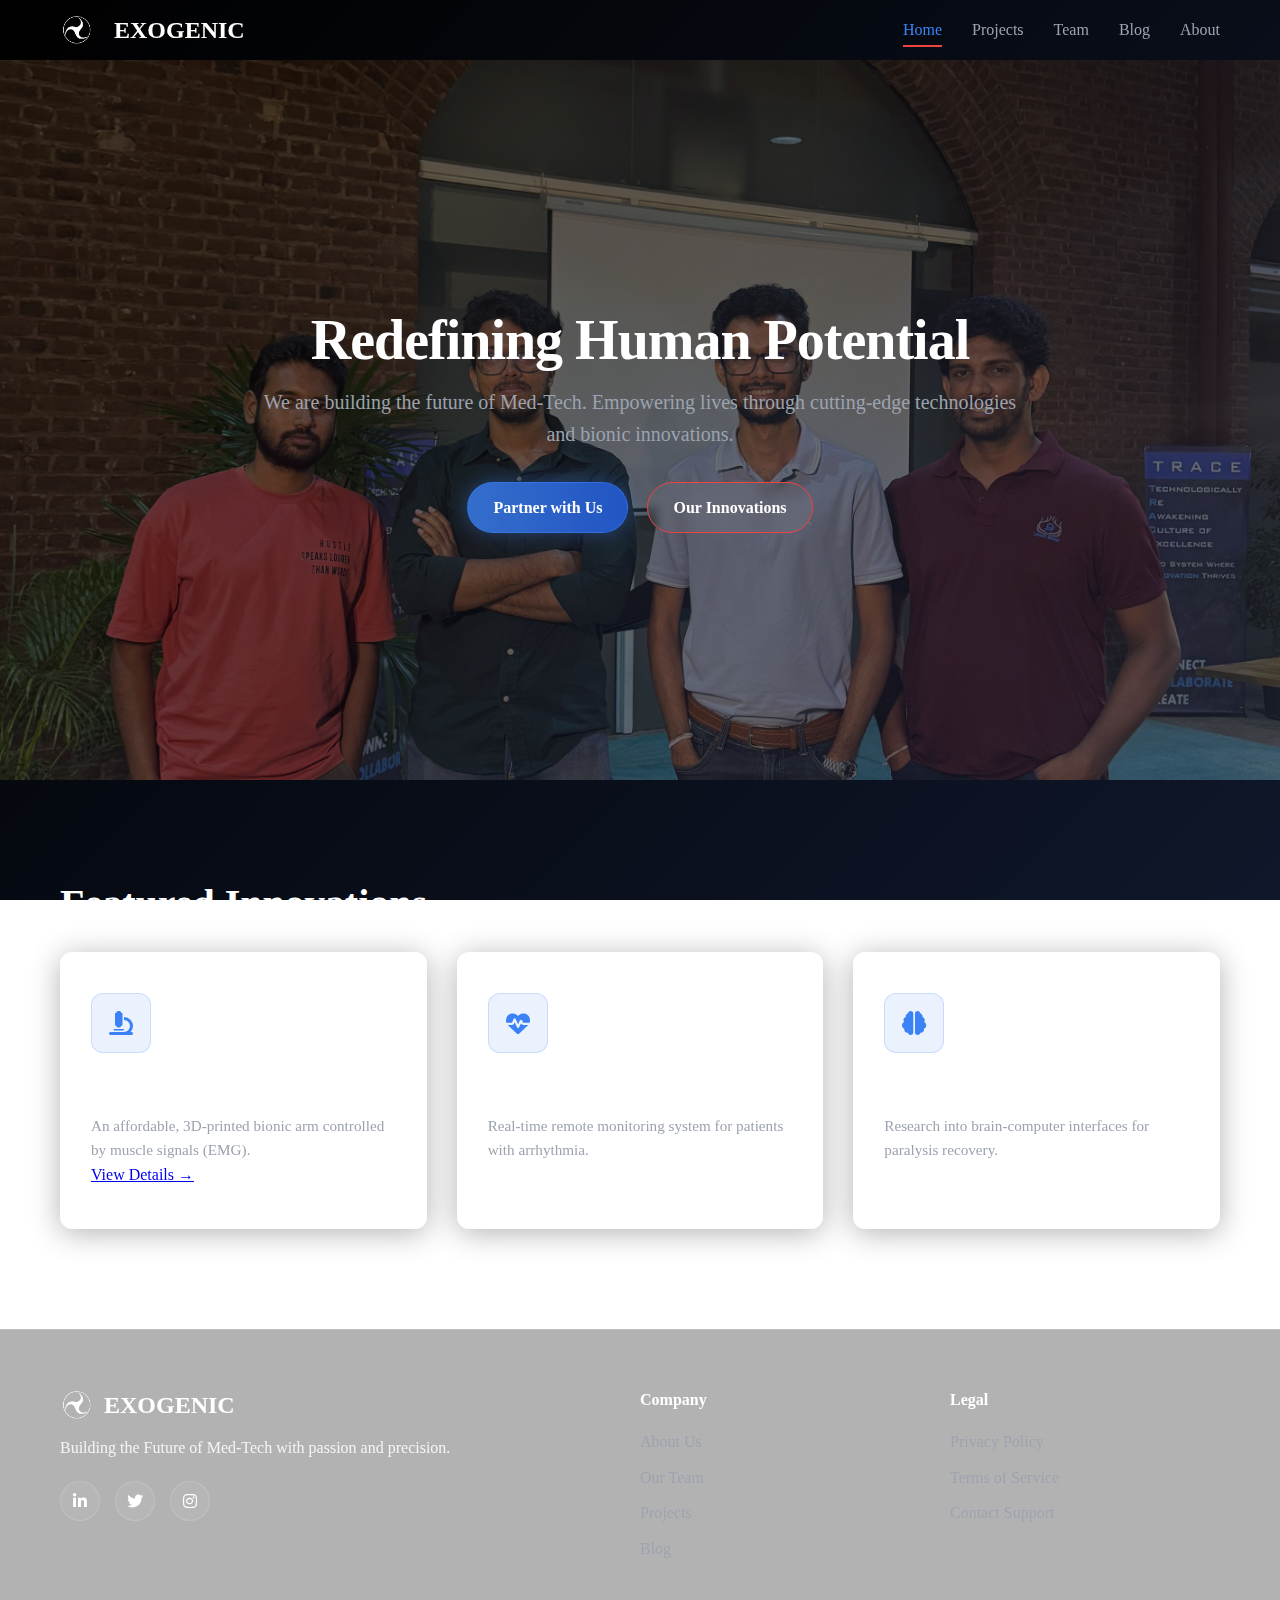
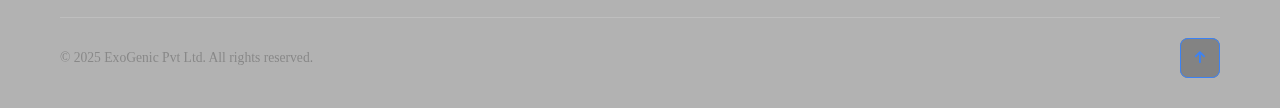
<file: index.html>
<!DOCTYPE html>
<html lang="en">
<head>
    <meta charset="UTF-8">
    <meta name="viewport" content="width=device-width, initial-scale=1.0">
    <title>ExoGenic - Redefining Human Potential</title>
    <link rel="stylesheet" href="style.css">
    <link rel="stylesheet" href="https://cdnjs.cloudflare.com/ajax/libs/font-awesome/6.4.0/css/all.min.css">
    <link href="https://fonts.googleapis.com/css2?family=Inter:wght@300;400;600;700;800&display=swap" rel="stylesheet">
</head>
<body>

    <div id="header-placeholder"></div>

    <section class="hero">
        <div class="hero-carousel">
            <div class="slide active" style="background-image: url('assets/images/home/group.jpg');"></div>
            <div class="slide" style="background-image: url('assets/images/home/lecture.jpg');"></div>
            <div class="slide" style="background-image: url('assets/images/home/demo.jpg');"></div>
            <div class="slide" style="background-image: url('assets/images/home/schematic.jpg');"></div>
        </div>

        <div class="hero-content">
            <h1>Redefining <span class="text-gradient">Human Potential</span></h1>
            <p>We are building the future of Med-Tech. Empowering lives through cutting-edge technologies and bionic innovations.</p>
            <div>
                <a href="about.html" class="btn btn-primary">Partner with Us</a>
                <a href="projects.html" class="btn btn-outline">Our Innovations</a>
            </div>
        </div>
    </section>

    <section class="section-padding">
        <div class="container">
            <h2>Featured Innovations</h2>
            <div class="grid-3">
                <div class="card glass">
                    <div class="icon-box"><i class="fa-solid fa-microscope"></i></div>
                    <h3>Bionic Arm V1</h3>
                    <p>An affordable, 3D-printed bionic arm controlled by muscle signals (EMG).</p>
                    <a href="project-view.html?file=content/bionic-arm.md" class="btn-text">View Details &rarr;</a>
                </div>
                <div class="card glass">
                    <div class="icon-box"><i class="fa-solid fa-heart-pulse"></i></div>
                    <h3>Cardiac Monitor</h3>
                    <p>Real-time remote monitoring system for patients with arrhythmia.</p>
                </div>
                <div class="card glass">
                    <div class="icon-box"><i class="fa-solid fa-brain"></i></div>
                    <h3>Neuro-Link</h3>
                    <p>Research into brain-computer interfaces for paralysis recovery.</p>
                </div>
            </div>
        </div>
    </section>

    <div id="footer-placeholder"></div>
    <script src="script.js"></script>
</body>
</html>
</file>
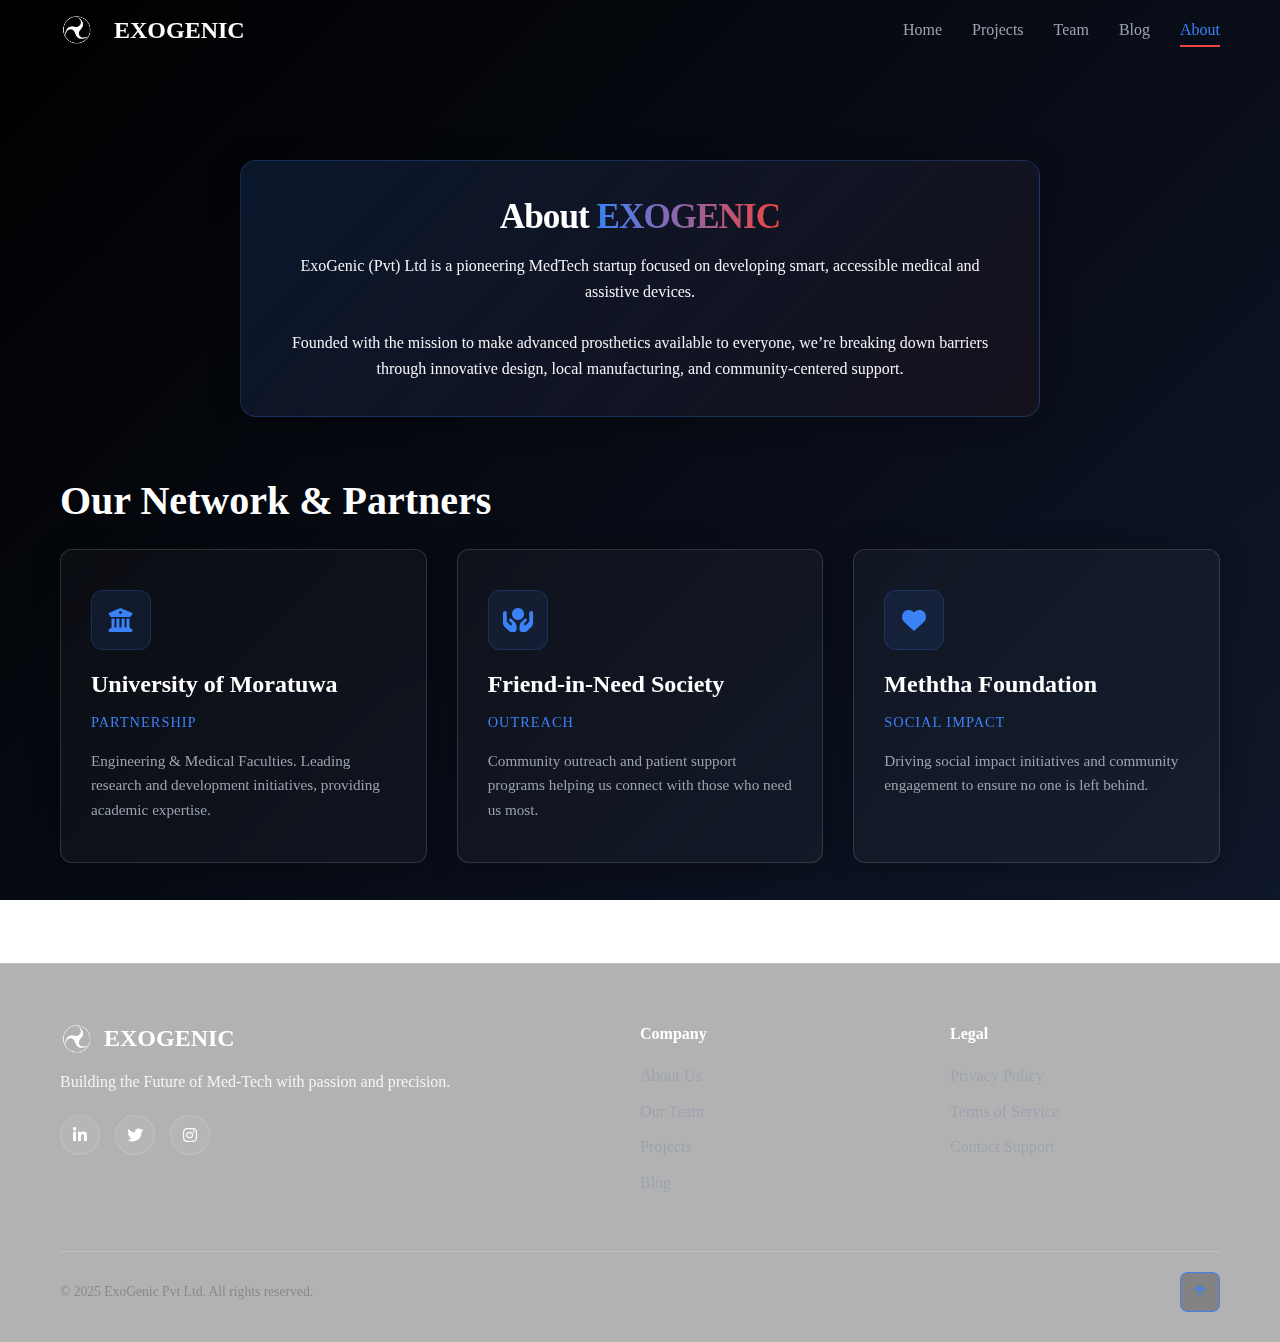
<file: about.html>
<!DOCTYPE html>
<html lang="en">
<head>
    <meta charset="UTF-8">
    <meta name="viewport" content="width=device-width, initial-scale=1.0">
    <meta name="theme-color" content="#000000">
    <title>About - ExoGenic</title>
    <link rel="stylesheet" href="style.css">
    <link rel="stylesheet" href="https://cdnjs.cloudflare.com/ajax/libs/font-awesome/6.4.0/css/all.min.css">
    <link href="https://fonts.googleapis.com/css2?family=Inter:wght@300;400;600;700;800&display=swap" rel="stylesheet">
</head>
<body>

    <div id="header-placeholder"></div>

    <section class="section-padding">
        <div class="container">
            
            <div class="glass" style="max-width: 800px; margin: 0 auto 60px auto; padding: 35px 20px; text-align: center; background: linear-gradient(135deg, rgba(59, 130, 246, 0.15), rgba(239, 68, 68, 0.05)); border: 1px solid rgba(59, 130, 246, 0.25);">
                <h1 style="font-size: 2.2rem; margin-bottom: 15px;">
                    About <span style="font-family: 'Inria Serif', serif; background: linear-gradient(to right, #3b82f6, #ef4444); -webkit-background-clip: text; -webkit-text-fill-color: transparent;">EXOGENIC</span>
                </h1>
                <p style="font-size: 1rem; color: var(--text-muted); max-width: 700px; margin: 0 auto; line-height: 1.6;">
                    ExoGenic (Pvt) Ltd is a pioneering MedTech startup focused on developing smart, accessible medical and assistive devices.
                    <br><br>
                    Founded with the mission to make advanced prosthetics available to everyone, we’re breaking down barriers through innovative design, local manufacturing, and community-centered support.
                </p>
            </div>

            <h2 class="section-title">Our Network & Partners</h2>
            <div class="grid-3">
                <div class="card glass">
                    <div class="icon-box"><i class="fa-solid fa-university"></i></div>
                    <h3>University of Moratuwa</h3>
                    <span class="role">Partnership</span>
                    <p>Engineering & Medical Faculties. Leading research and development initiatives, providing academic expertise.</p>
                </div>
                
                <div class="card glass">
                    <div class="icon-box"><i class="fa-solid fa-hands-holding-circle"></i></div>
                    <h3>Friend-in-Need Society</h3>
                    <span class="role">Outreach</span>
                    <p>Community outreach and patient support programs helping us connect with those who need us most.</p>
                </div>

                <div class="card glass">
                    <div class="icon-box"><i class="fa-solid fa-heart"></i></div>
                    <h3>Meththa Foundation</h3>
                    <span class="role">Social Impact</span>
                    <p>Driving social impact initiatives and community engagement to ensure no one is left behind.</p>
                </div>
            </div>
        </div>
    </section>

    <div id="footer-placeholder"></div>
    <script src="script.js"></script>
</body>
</html>
</file>
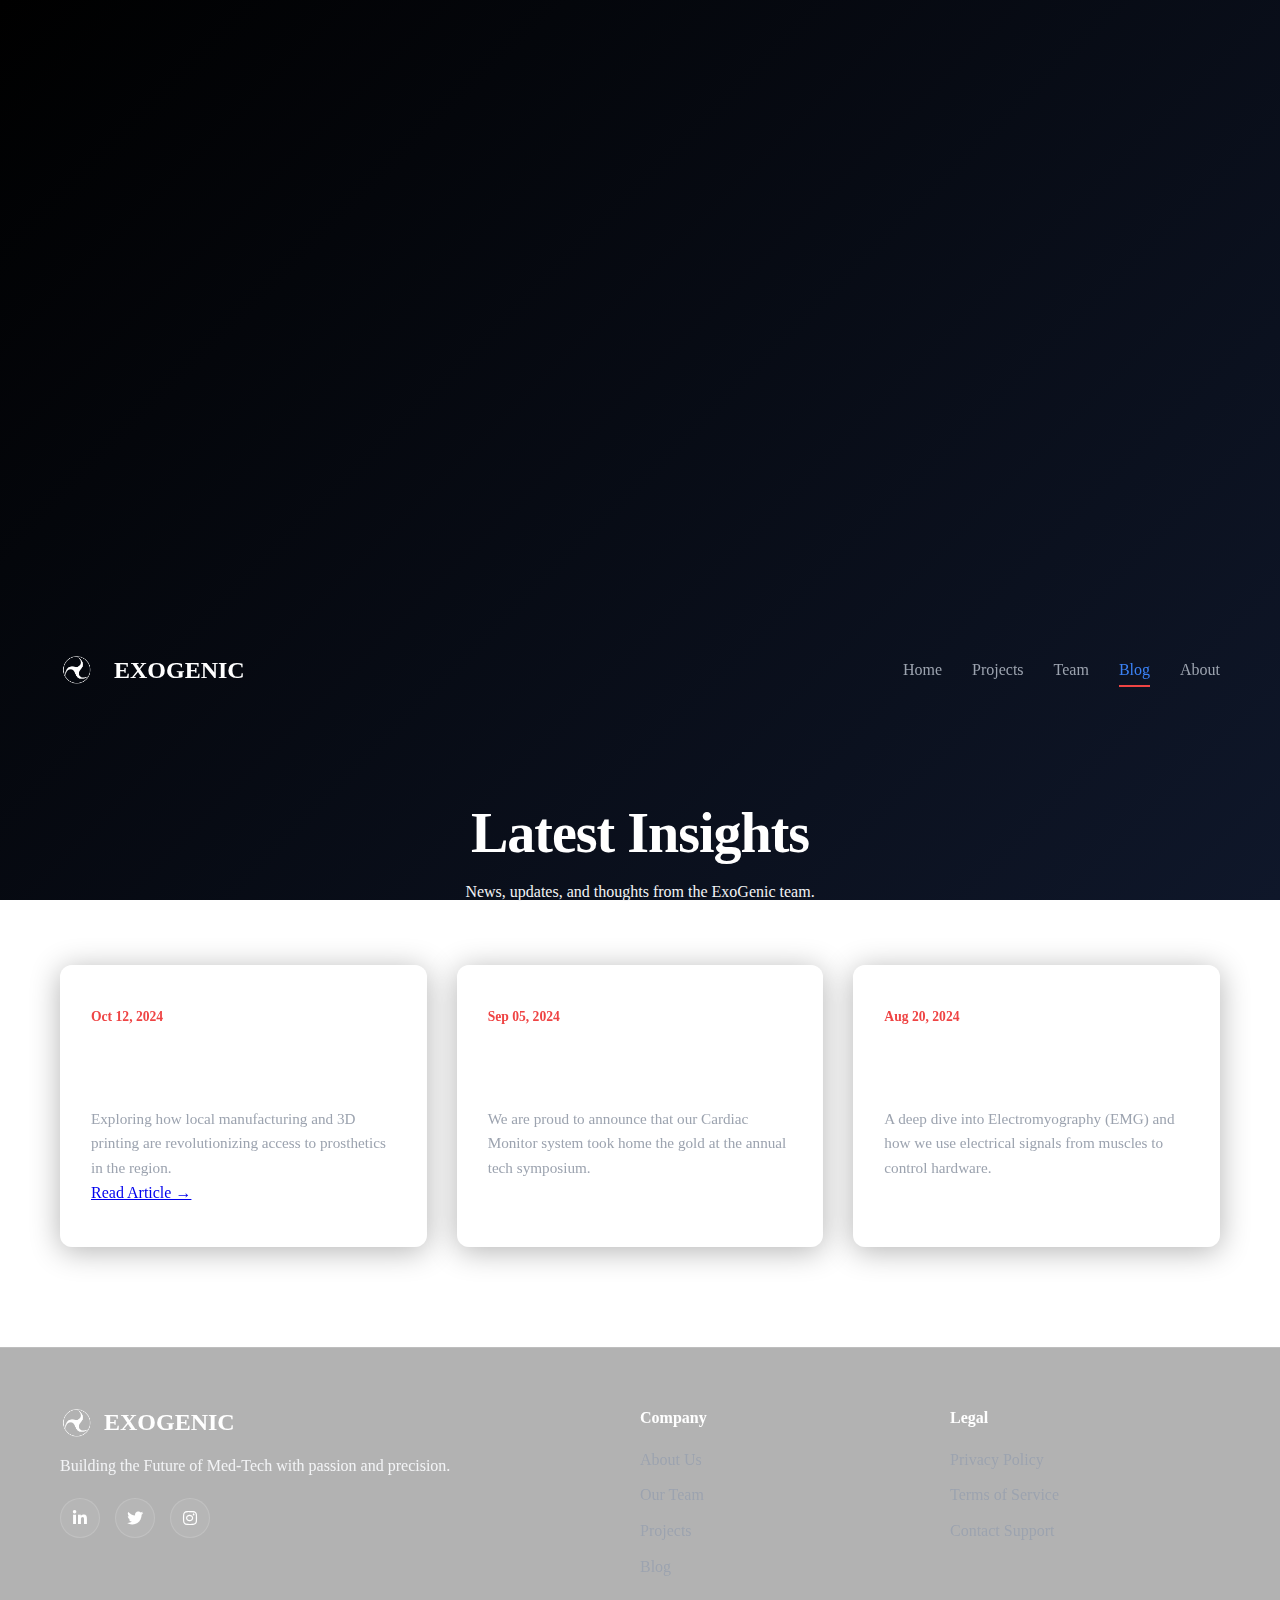
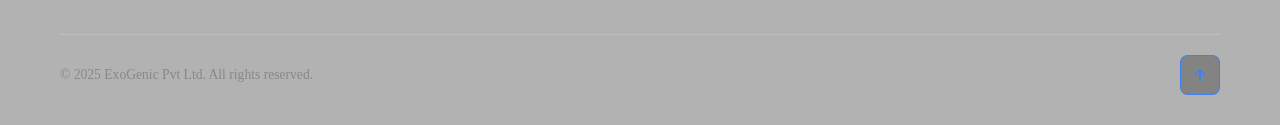
<file: blog.html>
<!DOCTYPE html>
<html lang="en">
<head>
    <meta charset="UTF-8">
    <meta name="viewport" content="width=device-width, initial-scale=1.0">
    <meta name="theme-color" content="#000000">
    <title>Blog - ExoGenic</title>
    <link rel="stylesheet" href="style.css">
    <link rel="stylesheet" href="https://cdnjs.cloudflare.com/ajax/libs/font-awesome/6.4.0/css/all.min.css">
    <link href="https://fonts.googleapis.com/css2?family=Inter:wght@300;400;600;700;800&display=swap" rel="stylesheet">
    <style>
        .markdown-content { 
            max-width: 800px; 
            margin: 0 auto; 
            color: #e5e7eb; 
            line-height: 1.8; 
        }
        .post-title { 
            font-size: 2.5rem; 
            margin-bottom: 10px; 
            color: white; 
        }
        .post-subtitle { 
            font-size: 1.5rem; 
            margin-top: 40px; 
            margin-bottom: 20px; 
            color: #3b82f6; 
        }
        .post-img { 
            width: 100%; 
            border-radius: 12px; 
            margin: 30px 0; 
        }
        .post-link { 
            color: #ef4444; 
            text-decoration: none; 
        }
        blockquote { 
            border-left: 4px solid #3b82f6; 
            padding: 20px; 
            margin: 20px 0; 
            background: rgba(59, 130, 246, 0.1); 
            border-radius: 4px; 
        }
    </style>
</head>
<body>
    <canvas id="network-bg"></canvas>
    <div id="header-placeholder"></div>

    <!-- LIST VIEW -->
    <section id="blog-list-view" class="section-padding">
        <div class="container">
            <div style="text-align: center; margin-bottom: 60px;">
                <h1>Latest <span class="text-gradient">Insights</span></h1>
                <p style="color: var(--text-muted);">News, updates, and thoughts from the ExoGenic team.</p>
            </div>

            <div id="blog-container" class="grid-3">
                <!-- Blog posts will be loaded dynamically -->
            </div>
        </div>
    </section>

    <!-- DETAIL VIEW -->
    <section id="blog-detail-view" class="section-padding" style="min-height: 80vh; display: none;">
        <div class="container">
            <a href="#" id="back-to-blog" style="color: #9ca3af; text-decoration: none; margin-bottom: 30px; display: inline-block;">&larr; Back to Blog</a>
            <div id="markdown-viewer" class="markdown-content">
                <p style="text-align: center;">Loading Article...</p>
            </div>
        </div>
    </section>

    <div id="footer-placeholder"></div>
    <script src="script.js"></script>
</body>
</html>
</file>
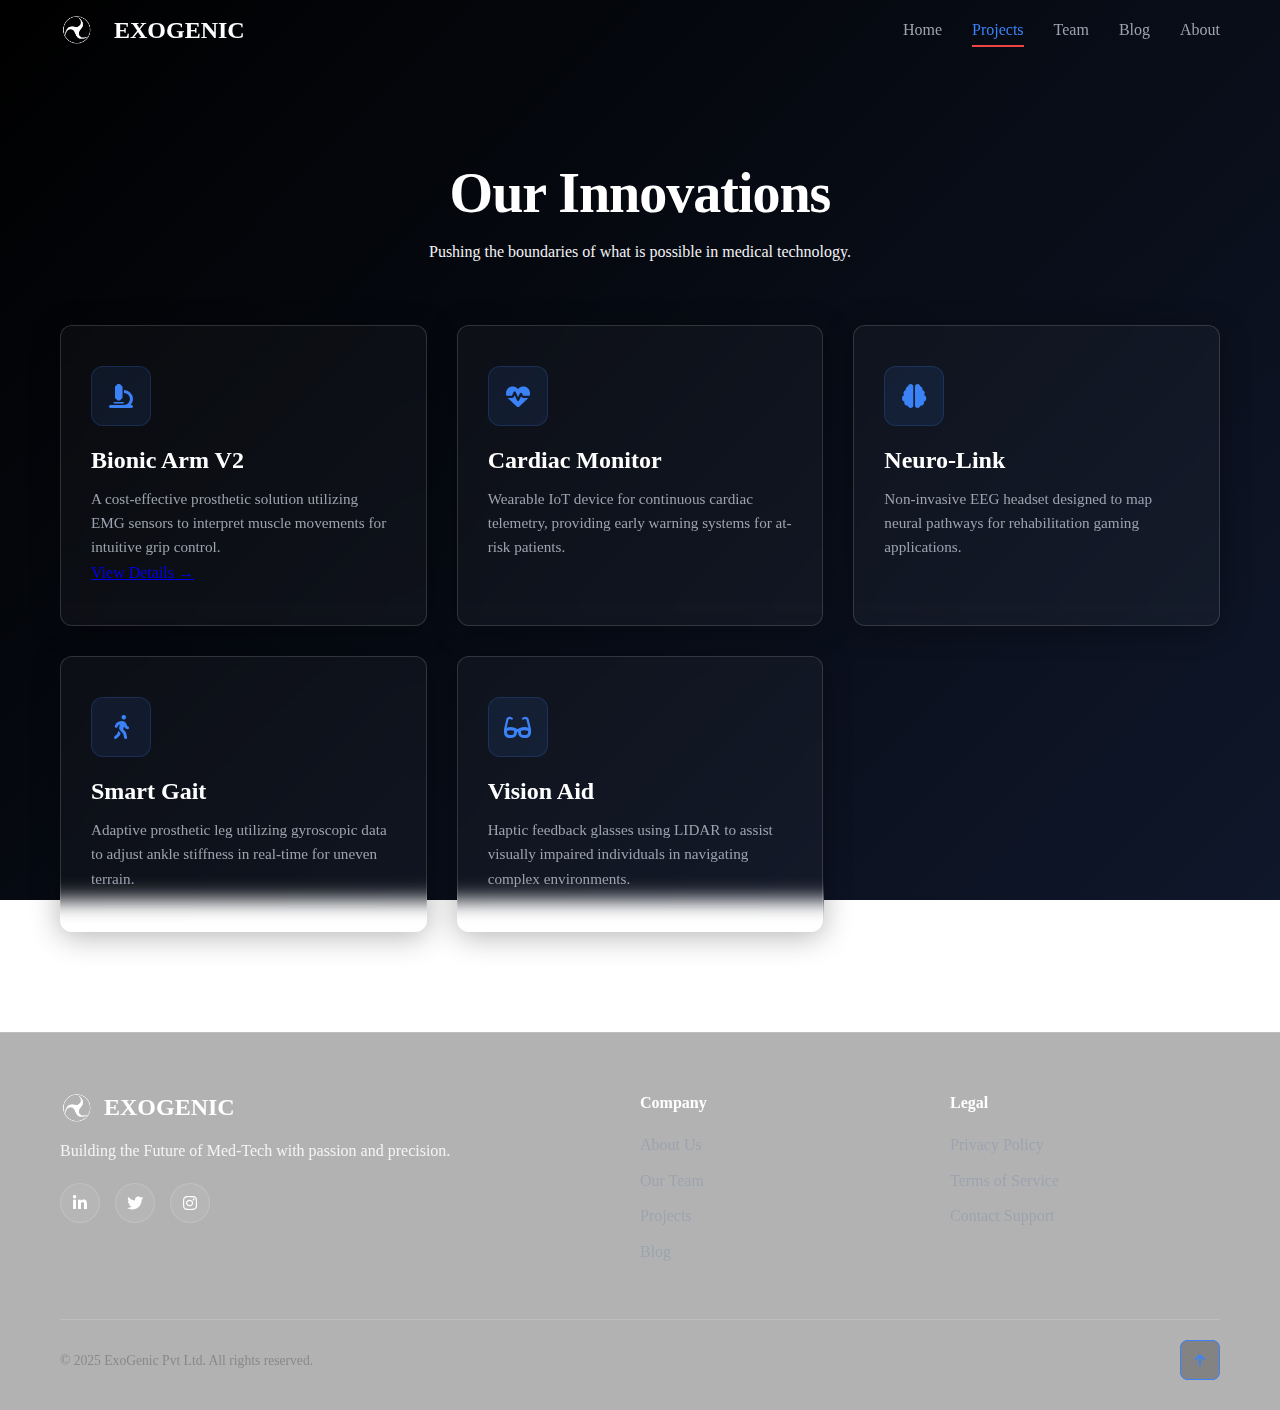
<file: projects.html>
<!DOCTYPE html>
<html lang="en">
<head>
    <meta charset="UTF-8">
    <meta name="viewport" content="width=device-width, initial-scale=1.0">
    <title>Projects - ExoGenic</title>
    <link rel="stylesheet" href="style.css">
    <link rel="stylesheet" href="https://cdnjs.cloudflare.com/ajax/libs/font-awesome/6.4.0/css/all.min.css">
    <link href="https://fonts.googleapis.com/css2?family=Inter:wght@300;400;600;700;800&display=swap" rel="stylesheet">
    <style>
        .markdown-content { 
            max-width: 800px; 
            margin: 0 auto; 
            color: #e5e7eb; 
            line-height: 1.8; 
        }
        .post-title { 
            font-size: 3rem; 
            margin-bottom: 10px; 
            background: linear-gradient(to right, #3b82f6, #ef4444); 
            -webkit-background-clip: text; 
            -webkit-text-fill-color: transparent; 
        }
        .post-subtitle { 
            font-size: 1.8rem; 
            margin-top: 40px; 
            margin-bottom: 20px; 
            color: #fff; 
            border-bottom: 1px solid rgba(255,255,255,0.1); 
            padding-bottom: 10px; 
        }
        .post-img { 
            width: 100%; 
            border-radius: 12px; 
            margin: 30px 0; 
            border: 1px solid rgba(255,255,255,0.1); 
        }
        .post-link { 
            color: #3b82f6; 
            text-decoration: none; 
            border-bottom: 1px dashed #3b82f6; 
        }
        blockquote { 
            border-left: 4px solid #ef4444; 
            padding-left: 20px; 
            margin: 20px 0; 
            color: #9ca3af; 
            font-style: italic; 
            background: rgba(255,255,255,0.05); 
            padding: 15px; 
            border-radius: 0 8px 8px 0; 
        }
        li { 
            margin-bottom: 10px; 
            list-style-position: inside; 
        }
    </style>
</head>
<body>

    <div id="header-placeholder"></div>

    <!-- LIST VIEW -->
    <section id="projects-list-view" class="section-padding">
        <div class="container">
            <div style="text-align: center; margin-bottom: 60px;">
                <h1>Our <span class="text-gradient">Innovations</span></h1>
                <p style="color: var(--text-muted); max-width: 600px; margin: 0 auto;">Pushing the boundaries of what is possible in medical technology.</p>
            </div>

            <div id="projects-container" class="grid-3">
                <!-- Projects will be loaded dynamically -->
            </div>
        </div>
    </section>

    <!-- DETAIL VIEW -->
    <section id="projects-detail-view" class="section-padding" style="min-height: 80vh; display: none;">
        <div class="container">
            <a href="#" id="back-to-projects" style="color: #9ca3af; text-decoration: none; margin-bottom: 30px; display: inline-block;">&larr; Back to Projects</a>
            <div id="markdown-viewer" class="markdown-content">
                <p style="text-align: center;">Loading Content...</p>
            </div>
        </div>
    </section>

    <div id="footer-placeholder"></div>
    <script src="script.js"></script>
</body>
</html>
</file>
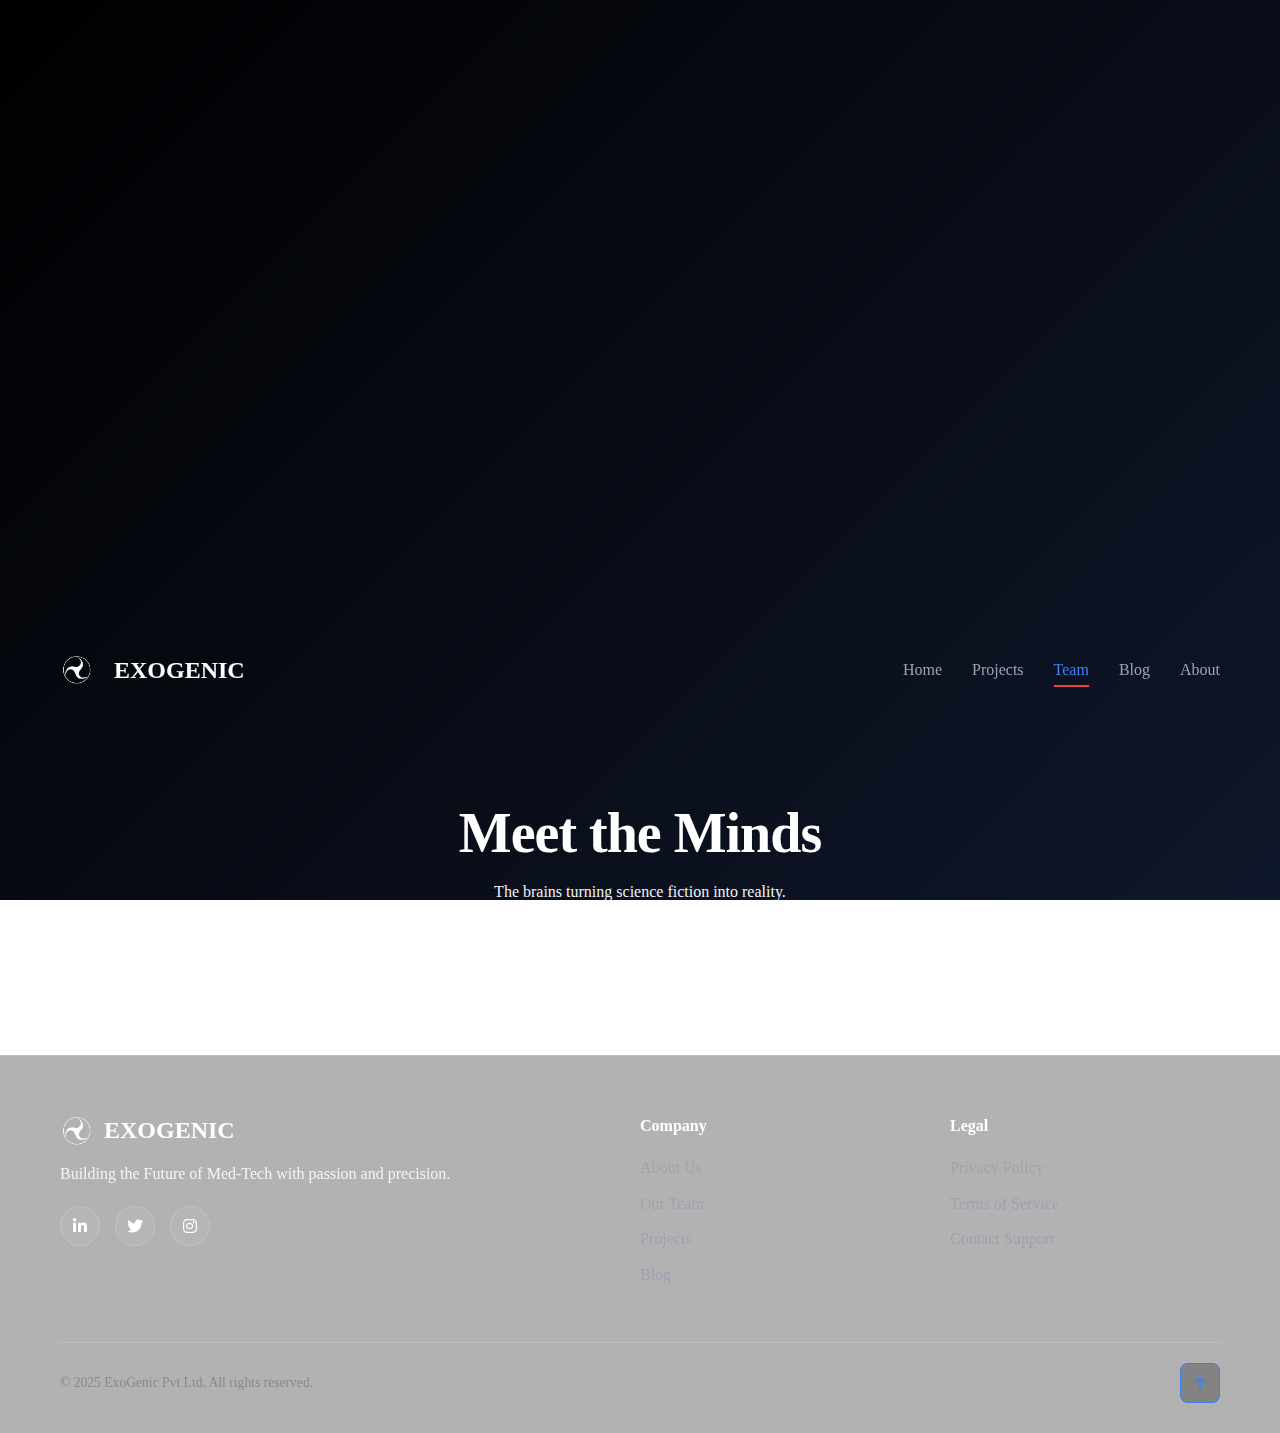
<file: team.html>
<!DOCTYPE html>
<html lang="en">
<head>
    <meta charset="UTF-8">
    <meta name="viewport" content="width=device-width, initial-scale=1.0">
    <meta name="theme-color" content="#000000">
    <title>Team - ExoGenic</title>
    <link rel="stylesheet" href="style.css">
    <link rel="stylesheet" href="https://cdnjs.cloudflare.com/ajax/libs/font-awesome/6.4.0/css/all.min.css">
    <link href="https://fonts.googleapis.com/css2?family=Inter:wght@300;400;600;700;800&display=swap" rel="stylesheet">
    <style>
        .markdown-content { 
            max-width: 800px; 
            margin: 0 auto; 
            color: #e5e7eb; 
            line-height: 1.8; 
        }
        .post-title { 
            font-size: 2.5rem; 
            margin-bottom: 10px; 
            color: white; 
        }
        .post-subtitle { 
            font-size: 1.5rem; 
            margin-top: 40px; 
            margin-bottom: 20px; 
            color: #3b82f6; 
        }
        .post-img { 
            width: 100%; 
            border-radius: 12px; 
            margin: 30px 0; 
        }
        .post-link { 
            color: #ef4444; 
            text-decoration: none; 
        }
        blockquote { 
            border-left: 4px solid #3b82f6; 
            padding: 20px; 
            margin: 20px 0; 
            background: rgba(59, 130, 246, 0.1); 
            border-radius: 4px; 
        }
    </style>
</head>
<body>
    <canvas id="network-bg"></canvas>
    <div id="header-placeholder"></div>

    <!-- LIST VIEW -->
    <section id="team-list-view" class="section-padding">
        <div class="container">
            <div style="text-align: center; margin-bottom: 50px;">
                <h1>Meet the <span class="text-gradient">Minds</span></h1>
                <p style="color: var(--text-muted);">The brains turning science fiction into reality.</p>
            </div>

            <div id="team-container">
                <!-- Team members will be loaded dynamically -->
            </div>
        </div>
    </section>

    <!-- DETAIL VIEW -->
    <section id="team-detail-view" class="section-padding" style="min-height: 80vh; display: none;">
        <div class="container">
            <a href="#" id="back-to-team" style="color: #9ca3af; text-decoration: none; margin-bottom: 30px; display: inline-block;">&larr; Back to Team</a>
            <div id="markdown-viewer" class="markdown-content">
                <p style="text-align: center;">Loading CV...</p>
            </div>
        </div>
    </section>

    <div id="footer-placeholder"></div>
    <script src="script.js"></script>
</body>
</html>
</file>
<file: style.css>
/* Variables */
:root {
  /* Updated: Deep Black to Dark Blue gradient colors */
  --bg-start: #000000;
  --bg-end: #0f172a; /* Dark Slate Blue */
  
  --blue: #3b82f6;
  --red: #ef4444;
  --purple: #8b5cf6;
  --cyan: #06b6d4;
  
  /* Updated: Glass variables for better translucency */
  --glass: rgba(255, 255, 255, 0.05);
  --glass-hover: rgba(255, 255, 255, 0.1);
  --border: rgba(255, 255, 255, 0.15); /* Slightly more visible border for glass edge */
  
  --text: #f3f4f6;
  --muted: #9ca3af;
  --max-width: 1200px;
}

@import url('https://fonts.googleapis.com/css2?family=Inria+Serif:wght@300;400;700&display=swap');

* { margin: 0; padding: 0; box-sizing: border-box; }

html {
  /* Base font size adjustment for responsiveness */
  font-size: 100%; 
}

body {
  font-family: Georgia, serif;
  line-height: 1.6; /* Slightly reduced from 1.7 for tighter reading on small screens */
  color: var(--text);
  /* Updated: Deep Blue/Black Gradient */
  background: linear-gradient(135deg, var(--bg-start), var(--bg-end)) fixed;
  min-height: 100vh;
  display: flex;
  flex-direction: column;
  overflow-x: hidden; /* Prevent horizontal scroll on mobile */
}

.container { max-width: var(--max-width); margin: 0 auto; padding: 0 20px; }
.section-padding { padding: 100px 0; }

/* Updated: Enhanced Glass effect class */
.glass {
  background: var(--glass);
  backdrop-filter: blur(16px);
  -webkit-backdrop-filter: blur(16px);
  border: 1px solid var(--border);
  border-radius: 16px;
  box-shadow: 0 4px 30px rgba(0, 0, 0, 0.3);
}

/* Typography */
h1, h2, h3, h4 { font-weight: 700; margin-bottom: 0.75rem; color: #fff; line-height: 1.2; }
h1 { font-size: 3.5rem; letter-spacing: -1px; }
h2 { font-size: 2.5rem; margin-bottom: 1.5rem; }
h3 { font-size: 1.5rem; }

code {
  background: rgba(0, 0, 0, 0.5); /* Darker background for contrast */
  color: #fbbf24;
  padding: 2px 6px;
  border-radius: 4px;
  font-family: 'Courier New', monospace;
  font-size: 0.9em;
  border: 1px solid var(--border);
  word-wrap: break-word; /* Prevent code breaking layout on mobile */
}

pre {
  background: rgba(0, 0, 0, 0.4);
  backdrop-filter: blur(5px);
  border: 1px solid var(--border);
  border-radius: 8px;
  padding: 20px;
  overflow-x: auto;
  margin: 20px 0;
  font-size: 0.9rem; /* Slightly smaller code font */
}

pre code { background: none; padding: 0; color: #e5e7eb; border: none; }

ul, ol { margin: 15px 0; padding-left: 20px; }
li { margin-bottom: 8px; color: var(--muted); }

/* Header */
header {
  position: sticky;
  top: 0;
  z-index: 1000;
  padding: 15px 0;
  transition: all 0.3s;
}

/* Updated: Header is now more translucent */
header.scrolled {
  background: rgba(0, 0, 0, 0.6); /* Slightly higher opacity for readability */
  backdrop-filter: blur(20px); /* Heavy blur */
  -webkit-backdrop-filter: blur(20px);
  border-bottom: 1px solid var(--border);
  box-shadow: 0 4px 20px rgba(0, 0, 0, 0.3);
  padding: 10px 0; /* Shrink header on scroll */
}

nav { display: flex; justify-content: space-between; align-items: center; }

.logo {
  font: 700 1.5rem 'Inria Serif', serif;
  text-decoration: none;
  color: #fff;
  display: flex;
  align-items: center;
  gap: 10px;
  transition: transform 0.3s;
}

.logo:hover { transform: scale(1.05); }
.logo i { color: var(--red); }

.nav-links { display: flex; gap: 30px; }

.nav-links a {
  text-decoration: none;
  color: var(--muted);
  font-weight: 500;
  transition: all 0.3s;
  position: relative;
  font-size: 1rem;
}

.nav-links a:hover, .nav-links a.active { color: var(--blue); }

.nav-links a::after {
  content: '';
  position: absolute;
  width: 0;
  height: 2px;
  bottom: -4px;
  left: 0;
  background: var(--red);
  transition: width 0.3s;
}

.nav-links a:hover::after, .nav-links a.active::after { width: 100%; }

/* Hero */
.hero {
  position: relative;
  height: 80vh;
  min-height: 500px; /* Ensure space on small screens */
  display: flex;
  align-items: center;
  justify-content: center;
  text-align: center;
  overflow: hidden;
  padding: 0 15px;
}

.hero-carousel { position: absolute; inset: 0; z-index: -1; }

.slide {
  position: absolute;
  inset: 0;
  opacity: 0;
  transform: scale(1);
  transition: opacity 1s ease-in-out, transform 10s linear;
  background-size: cover;
  background-position: center;
}

.slide.active { 
  opacity: 0.4; 
  transform: scale(1.1);
}

.hero-content { z-index: 2; max-width: 800px; padding: 20px; width: 100%; }
.hero p { font-size: 1.25rem; color: var(--muted); margin-bottom: 2rem; }

/* Buttons */
.btn {
  display: inline-block;
  padding: 12px 25px; /* Slightly reduced padding */
  border-radius: 50px;
  text-decoration: none;
  font-weight: 600;
  transition: all 0.3s;
  border: none;
  backdrop-filter: blur(4px);
  font-size: 1rem;
}

.btn-primary {
  background: linear-gradient(90deg, rgba(59, 130, 246, 0.8), rgba(37, 99, 235, 0.8));
  color: white;
  box-shadow: 0 0 20px rgba(59, 130, 246, 0.4);
  border: 1px solid rgba(59, 130, 246, 0.5);
}

.btn-primary:hover {
  transform: translateY(-2px);
  box-shadow: 0 0 30px rgba(59, 130, 246, 0.6);
  background: linear-gradient(90deg, var(--blue), #2563eb);
}

.btn-outline {
  background: rgba(255, 255, 255, 0.05);
  color: #fff;
  border: 1px solid var(--red);
  margin-left: 15px;
}

.btn-outline:hover {
  background: var(--red);
  box-shadow: 0 0 20px rgba(239, 68, 68, 0.4);
}

/* Cards */
.grid-3 {
  display: grid;
  grid-template-columns: repeat(auto-fit, minmax(300px, 1fr));
  gap: 30px;
}

/* --- CARD STYLES --- */

/* 1. Base Card (Static) */
.card {
  padding: 40px 30px;
  transition: all 0.3s;
  position: relative;
  overflow: hidden;
  background: rgba(255, 255, 255, 0.03);
  backdrop-filter: blur(10px);
  -webkit-backdrop-filter: blur(10px);
  border: 1px solid var(--border);
  border-radius: 12px;
  cursor: default; 
}

/* 2. Base Card Hover (Subtle for static cards) */
.card:hover {
  background: var(--glass-hover);
  transform: translateY(-2px); 
}

/* 3. Clickable Card (Interactive) */
.card.clickable { cursor: pointer; }

/* 4. Clickable Card Hover */
.card.clickable:hover {
  transform: translateY(-10px); /* Significant lift */
  border-color: rgba(59, 130, 246, 0.6); /* Blue border glow */
  box-shadow: 0 10px 40px rgba(0, 0, 0, 0.4);
}

/* 5. Clickable Indicator (Arrow Icon) */
.card.clickable::after {
  content: '\f061'; /* FontAwesome arrow-right */
  font-family: "Font Awesome 6 Free";
  font-weight: 900;
  position: absolute;
  top: 20px;
  right: 20px;
  font-size: 1.2rem;
  color: var(--blue);
  opacity: 0;
  transform: translateX(-10px);
  transition: all 0.3s ease;
}

/* Show arrow on hover */
.card.clickable:hover::after { opacity: 1; transform: translateX(0); }

/* 6. Top border line (Blue) */
.card::before {
  content: '';
  position: absolute;
  top: 0;
  left: 0;
  width: 100%;
  height: 2px;
  background: var(--blue);
  transform: scaleX(0);
  transition: transform 0.3s;
}

.card:hover::before { transform: scaleX(1); }

/* Card Content */
.card .icon-box {
  width: 60px;
  height: 60px;
  background: rgba(59, 130, 246, 0.1);
  border-radius: 12px;
  display: flex;
  align-items: center;
  justify-content: center;
  margin-bottom: 20px;
  font-size: 1.5rem;
  color: var(--blue);
  transition: all 0.3s;
  border: 1px solid rgba(59, 130, 246, 0.2);
}

.card.clickable:hover .icon-box {
  background: rgba(59, 130, 246, 0.2);
  transform: scale(1.1);
  box-shadow: 0 0 15px rgba(59, 130, 246, 0.3);
}

.card p { color: var(--muted); font-size: 0.95rem; }

/* Team */
.team-img {
  width: 120px;
  height: 120px;
  border-radius: 50%;
  background: rgba(255, 255, 255, 0.05);
  margin: 0 auto 20px;
  display: flex;
  align-items: center;
  justify-content: center;
  border: 3px solid var(--red);
  overflow: hidden;
  font-size: 2.5rem;
  color: var(--muted);
  transition: all 0.3s;
}

.team-img img { width: 100%; height: 100%; object-fit: cover; }
.card.team-card { text-align: center; }

.card.team-card:hover .team-img {
  transform: scale(1.1);
  border-color: var(--blue);
  box-shadow: 0 0 20px rgba(59, 130, 246, 0.4);
}

.role {
  color: var(--blue);
  display: block;
  margin-bottom: 15px;
  font-weight: 500;
  font-size: 0.9rem;
  text-transform: uppercase;
  letter-spacing: 1px;
}

/* Blog */
.blog-date {
  font-size: 0.85rem;
  color: var(--red);
  margin-bottom: 10px;
  display: block;
  font-weight: 600;
}

/* Footer */
footer {
  margin-top: auto;
  border-top: 1px solid var(--border);
  background: rgba(0, 0, 0, 0.3);
  backdrop-filter: blur(10px);
  -webkit-backdrop-filter: blur(10px);
  padding: 60px 0 30px;
}

.footer-grid {
  display: grid;
  grid-template-columns: 2fr 1fr 1fr;
  gap: 40px;
  margin-bottom: 40px;
}

.footer-links h4 { color: #fff; margin-bottom: 20px; }
.footer-links ul { list-style: none; padding-left: 0; }
.footer-links li { margin-bottom: 10px; }
.footer-links a { color: var(--muted); text-decoration: none; transition: color 0.2s; }
.footer-links a:hover { color: var(--red); }

.social-icons { display: flex; gap: 15px; margin-top: 20px; }

.social-icons a {
  width: 40px;
  height: 40px;
  border-radius: 50%;
  background: rgba(255, 255, 255, 0.05);
  border: 1px solid var(--border);
  display: flex;
  align-items: center;
  justify-content: center;
  color: #fff;
  text-decoration: none;
  transition: all 0.3s;
}

.social-icons a:hover {
  background: var(--blue);
  border-color: var(--blue);
  transform: translateY(-3px);
  box-shadow: 0 0 15px rgba(59, 130, 246, 0.4);
}

.copyright-bar {
  border-top: 1px solid var(--border);
  padding-top: 20px;
  display: flex;
  justify-content: space-between;
  align-items: center;
  color: #888;
  font-size: 0.85rem;
}

#backToTop {
  background: rgba(255, 255, 255, 0.05);
  backdrop-filter: blur(5px);
  border: 1px solid var(--blue);
  color: var(--blue);
  width: 40px;
  height: 40px;
  border-radius: 8px;
  cursor: pointer;
  display: flex;
  align-items: center;
  justify-content: center;
  transition: all 0.3s;
}

#backToTop:hover {
  background: var(--blue);
  color: white;
  transform: translateY(-3px);
  box-shadow: 0 0 15px rgba(59, 130, 246, 0.4);
}

/* Markdown Content */
.markdown-content {
  max-width: 1000px;
  margin: 0 auto;
  padding: 0 20px 60px 20px;
  background: transparent; 
  border: none; 
  box-shadow: none; 
  backdrop-filter: none;
  display: grid;
  grid-template-columns: 1fr;
  gap: 30px;
}

.detail-card {
  background: rgba(255, 255, 255, 0.03);
  backdrop-filter: blur(16px);
  -webkit-backdrop-filter: blur(16px);
  border: 1px solid var(--border);
  border-radius: 16px;
  box-shadow: 0 4px 30px rgba(0, 0, 0, 0.2);
  padding: 30px;
  transition: transform 0.3s ease;
  overflow: hidden;
}

.detail-card:hover {
  border-color: rgba(59, 130, 246, 0.4);
  background: rgba(255, 255, 255, 0.05);
}

.detail-card:first-child {
  grid-column: 1 / -1;
  text-align: center;
  background: linear-gradient(135deg, rgba(255,255,255,0.05), rgba(0,0,0,0.2));
  padding: 50px 30px;
}

.detail-card h1 { font-size: 2.8rem; margin-bottom: 15px; border: none; }
.detail-card h2 { font-size: 1.5rem; margin-top: 0; margin-bottom: 20px; color: var(--blue); border-bottom: 1px solid var(--border); padding-bottom: 10px; }
.detail-card h3 { font-size: 1.2rem; color: var(--cyan); margin-top: 20px; }
.detail-card p { font-size: 1rem; color: var(--muted); line-height: 1.7; margin-bottom: 15px; }
.detail-card img { max-width: 100%; height: auto; border-radius: 8px; margin: 20px 0; border: 1px solid var(--border); }
.detail-card ul { padding-left: 20px; }

/* CV Mode */
.cv-mode .detail-card img {
  width: 180px;
  height: 180px;
  object-fit: cover;
  border-radius: 50%;
  display: block;
  margin: 0 auto 25px auto;
  border: 3px solid var(--blue);
  box-shadow: 0 0 20px rgba(59, 130, 246, 0.4);
}

.markdown-content .detail-card:first-child ul {
  list-style: none;
  padding: 0;
  margin: 20px 0 0 0;
}

.markdown-content .detail-card:first-child li {
  display: inline-block;
  margin: 0 15px;
  font-size: 1.1rem;
  color: var(--blue);
}

/* ========================================= */
/* RESPONSIVE / MOBILE OPTIMIZATION SECTIONS */
/* ========================================= */

/* Mobile Menu Button (Hidden on Desktop) */
.mobile-menu-btn {
  display: none;
  font-size: 1.5rem;
  color: #fff;
  cursor: pointer;
  padding: 10px;
  z-index: 1001;
}

/* Tablet & Large Phones */
@media (max-width: 768px) {
  /* Show the hamburger button */
  .mobile-menu-btn { display: block; }

  /* Transform Nav Links into a Dropdown */
  .nav-links {
    display: none; /* Hidden by default */
    position: absolute;
    top: 100%; /* Push it right below the header */
    left: 0;
    width: 100%;
    flex-direction: column;
    align-items: center;
    background: rgba(15, 23, 42, 0.95); /* Dark background */
    backdrop-filter: blur(20px);
    border-bottom: 1px solid var(--border);
    padding: 30px 0;
    gap: 25px;
    box-shadow: 0 10px 30px rgba(0,0,0,0.5);
  }

  /* The class JS will add to show the menu */
  .nav-links.active {
    display: flex;
    animation: slideDown 0.3s ease forwards;
  }
  
  /* Animation for smooth opening */
  @keyframes slideDown {
    from { opacity: 0; transform: translateY(-10px); }
    to { opacity: 1; transform: translateY(0); }
  }

  /* Adjustments for other elements */
  .section-padding { padding: 50px 0; }
  .container { padding: 0 20px; }
  
  h1 { font-size: 2.5rem; }
  h2 { font-size: 2rem; }
  
  .hero { height: 60vh; min-height: 400px; }
  .btn-outline { margin-left: 0; margin-top: 15px; display: inline-block; }
  
  .footer-grid { grid-template-columns: 1fr; text-align: center; gap: 30px; }
  .copyright-bar { flex-direction: column; gap: 15px; text-align: center; }
  .social-icons { justify-content: center; }
  .grid-3 { grid-template-columns: 1fr; gap: 20px; }
  .markdown-content { padding: 30px 15px; gap: 20px; }
  .detail-card { padding: 25px; }
}

/* Small Phones */
@media (max-width: 480px) {
  .section-padding { padding: 40px 0; }
  .container { padding: 0 15px; }
  
  h1 { font-size: 2rem; line-height: 1.2; }
  h2 { font-size: 1.75rem; margin-bottom: 1rem; }
  
  .card { padding: 25px 20px; }
  .detail-card h1 { font-size: 1.8rem; }
  
  /* Ensure menu text is large enough on small screens */
  .nav-links a { font-size: 1.2rem; }
  
  footer { padding: 40px 0 20px; }
}
</file>
